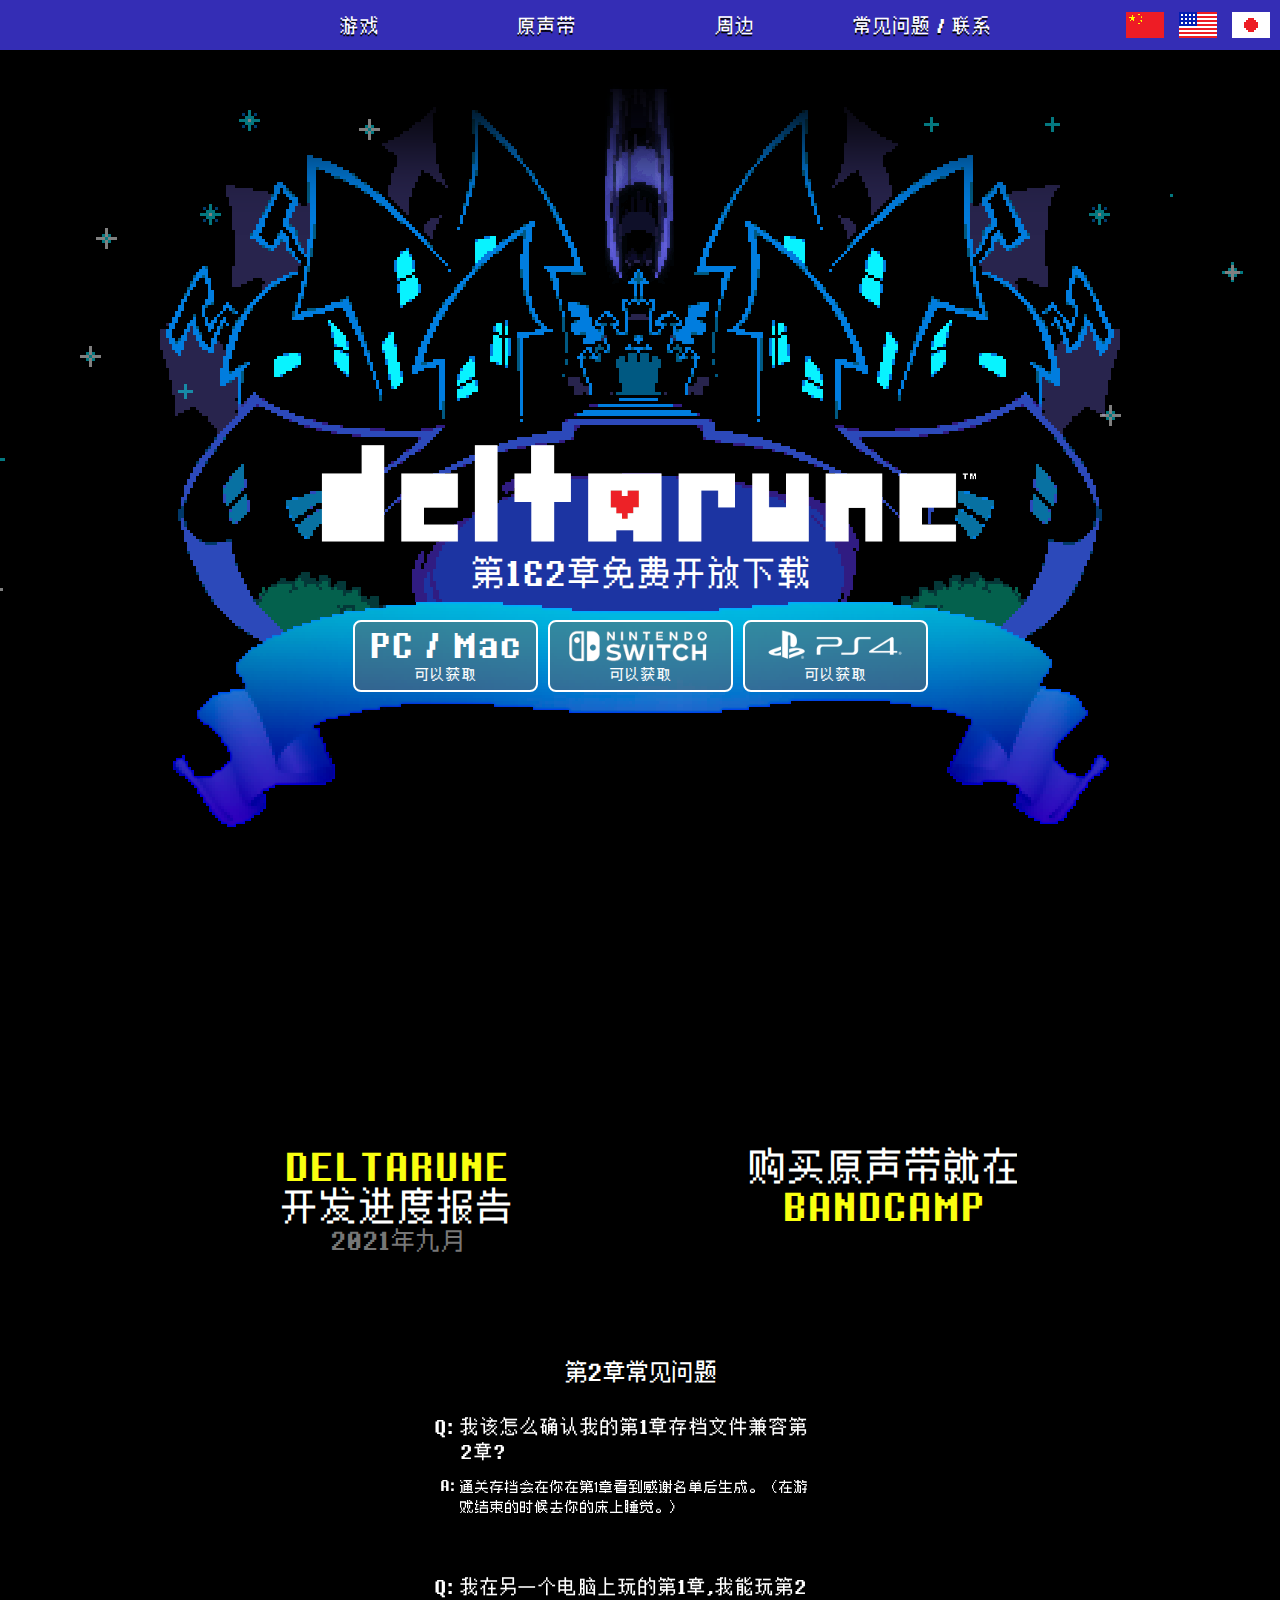
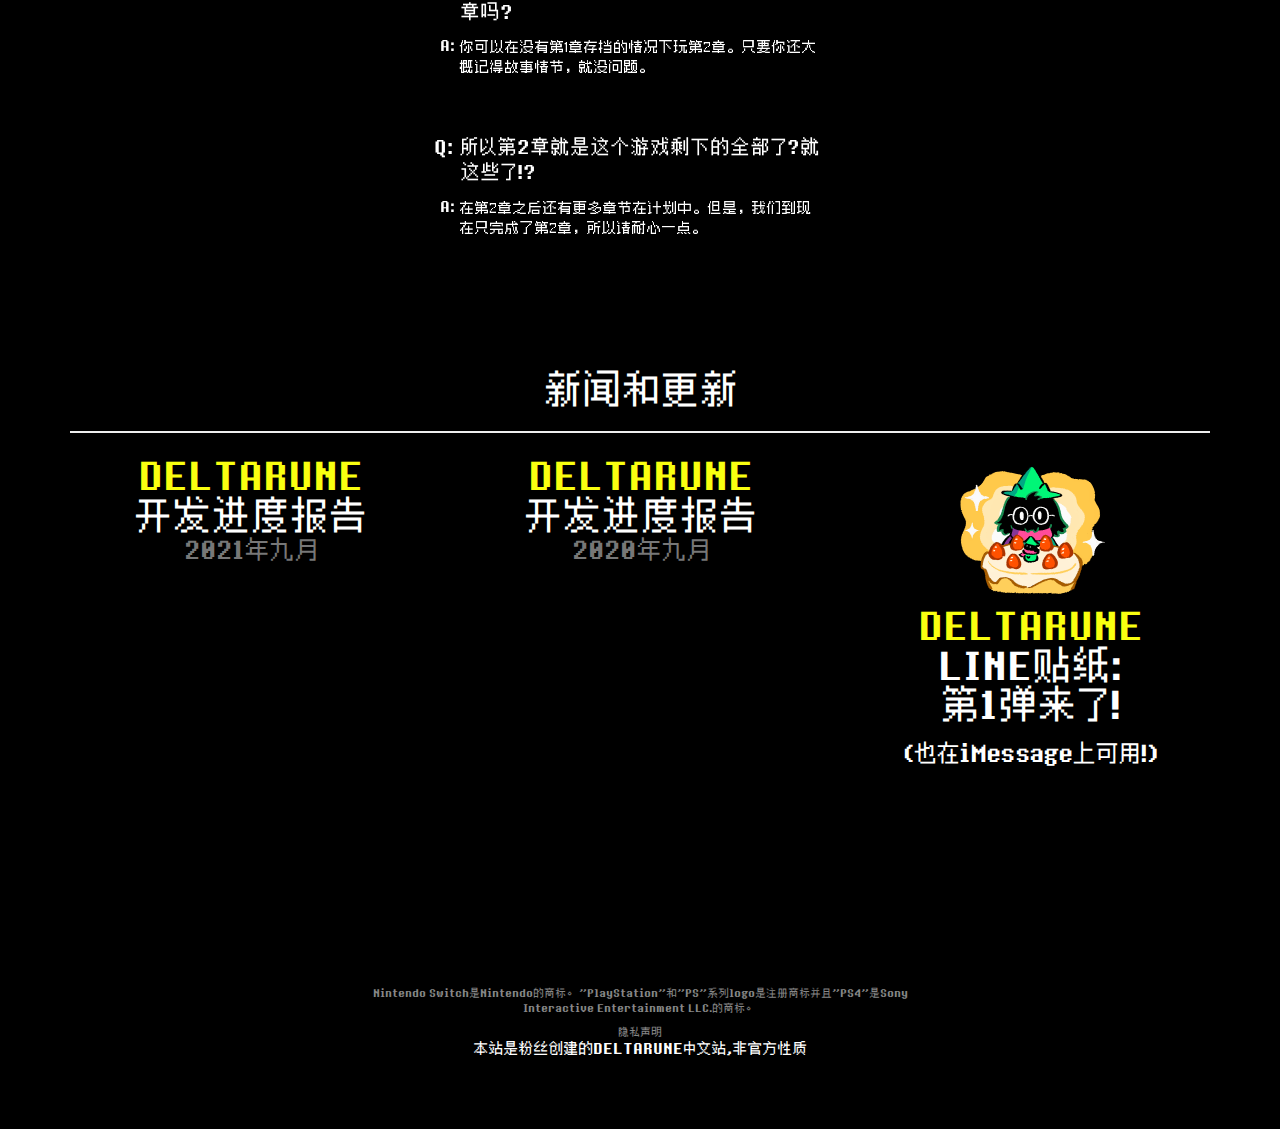
<file: index .html>
<html lang="en">

<head>
    <meta content="text/html; charset=UTF-8" http-equiv="Content-Type">
    <meta charset="utf-8">
    <meta content="width=device-width, initial-scale=1, shrink-to-fit=no, viewport-fit=cover" name="viewport">
    <meta content="DELTARUNE" name="description">
    <meta content="Toby Fox" name="author">
    <link href="assets/images/favicon.png" rel="icon" type="image/png">
    <meta content="#000000" name="theme-color">
    <title>DELTARUNE中文站</title>
    <link href="assets/css/bootstrap.css" rel="stylesheet" type="text/css">
    <link href="assets/css/main.css" rel="stylesheet" type="text/css">
    <script>  //  // dear armchair cryptographers, i know this isn't secure, but it's fast and all i care about is hotlink protection so people don't immediately eat the bandwidth bill in like an hour or something.  //  var getsig = function(timestamp) {      if (!timestamp) {          timestamp = Math.round((new Date()).getTime() / 1000);      }      var finalsig = timestamp      var sig = timestamp      sig = (sig >>> 16) + (sig << 16)      sig = ((sig & 1431655765) << 1) + ((sig & 2863311530) >>> 2);      sig = sig ^ 3155784756 ^ 2033147713 ^ 980553977 ^ 662563130;      finalsig += sig      sig = ((sig & 1431655765) << 1) + ((sig & 2863311530) >>> 2);      sig = (sig >>> 16) + (sig << 16)      sig = sig ^ 2372675004 ^ 882619088 ^ 1129180875 ^ 2762088877      finalsig -= sig      sig = (sig >>> 16) + (sig << 16)      sig = ((sig & 1431655765) << 1) + ((sig & 2863311530) >>> 2);      sig = sig ^ 2700241945 ^ 1895703359 ^ 2047586388 ^ 1458655222      finalsig += sig      finalsig = Math.abs(finalsig)      return [timestamp, finalsig]  }  var timeout = null;  var is_mobile = false;    // device detection  // must be at end of document else you need an "onready"  if (/(android|bb\d+|meego).+mobile|avantgo|bada\/|blackberry|blazer|compal|elaine|fennec|hiptop|iemobile|ip(hone|od)|ipad|iris|kindle|Android|Silk|lge |maemo|midp|mmp|netfront|opera m(ob|in)i|palm( os)?|phone|p(ixi|re)\/|plucker|pocket|psp|series(4|6)0|symbian|treo|up\.(browser|link)|vodafone|wap|windows (ce|phone)|xda|xiino/i.test(navigator.userAgent) ||      /1207|6310|6590|3gso|4thp|50[1-6]i|770s|802s|a wa|abac|ac(er|oo|s\-)|ai(ko|rn)|al(av|ca|co)|amoi|an(ex|ny|yw)|aptu|ar(ch|go)|as(te|us)|attw|au(di|\-m|r |s )|avan|be(ck|ll|nq)|bi(lb|rd)|bl(ac|az)|br(e|v)w|bumb|bw\-(n|u)|c55\/|capi|ccwa|cdm\-|cell|chtm|cldc|cmd\-|co(mp|nd)|craw|da(it|ll|ng)|dbte|dc\-s|devi|dica|dmob|do(c|p)o|ds(12|\-d)|el(49|ai)|em(l2|ul)|er(ic|k0)|esl8|ez([4-7]0|os|wa|ze)|fetc|fly(\-|_)|g1 u|g560|gene|gf\-5|g\-mo|go(\.w|od)|gr(ad|un)|haie|hcit|hd\-(m|p|t)|hei\-|hi(pt|ta)|hp( i|ip)|hs\-c|ht(c(\-| |_|a|g|p|s|t)|tp)|hu(aw|tc)|i\-(20|go|ma)|i230|iac( |\-|\/)|ibro|idea|ig01|ikom|im1k|inno|ipaq|iris|ja(t|v)a|jbro|jemu|jigs|kddi|keji|kgt( |\/)|klon|kpt |kwc\-|kyo(c|k)|le(no|xi)|lg( g|\/(k|l|u)|50|54|\-[a-w])|libw|lynx|m1\-w|m3ga|m50\/|ma(te|ui|xo)|mc(01|21|ca)|m\-cr|me(rc|ri)|mi(o8|oa|ts)|mmef|mo(01|02|bi|de|do|t(\-| |o|v)|zz)|mt(50|p1|v )|mwbp|mywa|n10[0-2]|n20[2-3]|n30(0|2)|n50(0|2|5)|n7(0(0|1)|10)|ne((c|m)\-|on|tf|wf|wg|wt)|nok(6|i)|nzph|o2im|op(ti|wv)|oran|owg1|p800|pan(a|d|t)|pdxg|pg(13|\-([1-8]|c))|phil|pire|pl(ay|uc)|pn\-2|po(ck|rt|se)|prox|psio|pt\-g|qa\-a|qc(07|12|21|32|60|\-[2-7]|i\-)|qtek|r380|r600|raks|rim9|ro(ve|zo)|s55\/|sa(ge|ma|mm|ms|ny|va)|sc(01|h\-|oo|p\-)|sdk\/|se(c(\-|0|1)|47|mc|nd|ri)|sgh\-|shar|sie(\-|m)|sk\-0|sl(45|id)|sm(al|ar|b3|it|t5)|so(ft|ny)|sp(01|h\-|v\-|v )|sy(01|mb)|t2(18|50)|t6(00|10|18)|ta(gt|lk)|tcl\-|tdg\-|tel(i|m)|tim\-|t\-mo|to(pl|sh)|ts(70|m\-|m3|m5)|tx\-9|up(\.b|g1|si)|utst|v400|v750|veri|vi(rg|te)|vk(40|5[0-3]|\-v)|vm40|voda|vulc|vx(52|53|60|61|70|80|81|83|85|98)|w3c(\-| )|webc|whit|wi(g |nc|nw)|wmlb|wonu|x700|yas\-|your|zeto|zte\-/i.test(navigator.userAgent.substr(0, 4))) {      is_mobile = true;  }    var update_download_link = function() {      var sig = getsig();      var downloads = document.querySelectorAll(".downloadlink")      for (var i = downloads.length - 1; i >= 0; i--) {          var download = downloads[i];          var orig_url = download.getAttribute('data-orig')          if (!orig_url) {              download.setAttribute('data-orig', download.href)              orig_url = download.href          }          // sorry mobile people, we don't want you wasting bandwidth by downloading something you can't use          if (is_mobile) {              download.href = "/mobile"          } else {              download.href = orig_url + "?timestamp=" + sig[0] + "&signature=" + sig[1]          }      };      timeout = setTimeout(update_download_link, 10000)  }    document.addEventListener("DOMContentLoaded", function(event) {      update_download_link();  });</script>
</head>

<body>
    <nav class="navbar"><button aria-expanded="false" class="navbar-toggle collapsed" data-target="#top_nav"
            data-toggle="collapse" type="button"><span class="menu-text">菜单</span><span class="sr-only">Toggle
                navigation</span><span class="icon-bar"></span><span class="icon-bar"></span><span
                class="icon-bar"></span></button>
        <ul class="flags">
            <li><a href="index.html"><img alt="CHS 简体中文" src="assets/images/flag-cn.png"></a></li>
            <li><a href="https://deltarune.com"><img alt="US English" src="assets/images/flag-us.png"></a></li>
            <li><a href="https://deltarune.jp"><img alt="JP 日本語" src="assets/images/flag-jp.png"></a></li>
        </ul>
        <div class="container">
            <div class="collapse navbar-collapse" id="top_nav">
                <ul class="nav nav-justified">
                    <li><a href="index.html">游戏</a></li>
                    <li><a href="https://tobyfox.bandcamp.com">原声带</a></li>
                    <li><a href="https://www.fangamer.com/collections/deltarune">周边</a></li>
                    <li><a href="/help.html">常见问题 / 联系</a></li>
                </ul>
            </div>
        </div>
    </nav>
    <div class="wrapper">
        <div id="main_container" style="position: relative; margin-top: -20px">
            <div id="background"></div>
            <div id="stars"></div>
            <div class="main container" id="home_logo">
                <div class="row">
                    <div class="col-md-offset-2 col-md-8" id="logo">
                        <h1><a href="index.html"><img alt="DELTARUNE" class="img-responsive"
                                    src="assets/images/logo.png"></a></h1>
                        <h1 id="subtitle">第1&2章免费开放下载</h1>
                    </div>
                </div>
            </div>
            <div class="main container" id="download">
                <div id="ribbon"></div>
                <div class="row">
                    <div class="col-md-offset-3 col-md-2 col-sm-offset-2 col-sm-3"><a class="download-button pc-button"
                            data-target="#pc_modal" data-toggle="modal" href="#">
                            <div class="button-contents"><span>PC / Mac</span><small>可以获取</small></div>
                        </a></div>
                    <div class="col-md-2 col-sm-3"><a class="download-button pc-button"
                        data-target="#switch_modal" data-toggle="modal" href="#">
                            <div class="button-contents"><img alt="Nintendo Switch"
                                    src="assets/images/platform-switch.png"><small>可以获取</small></div>
                        </a></div>
                    <div class="col-md-2 col-sm-3"><a class="download-button pc-button"
                        data-target="#ps4_modal" data-toggle="modal" href="#">
                            <div class="button-contents"><img alt="PlayStation 4"
                                    src="assets/images/platform-ps4.png"><small>可以获取</small></div>
                        </a></div>
                </div>
            </div>
            <div class="main container" id="trailer">
                <div class="row">
                    <div class="col-lg-offset-3 col-lg-6 col-md-offset-3 col-md-6 col-sm-offset-1 col-sm-10">
                        <div class="embed-responsive embed-responsive-16by9"><iframe
                                src="https://player.bilibili.com/player.html?aid=976777891&bvid=BV1S44y1a7xd&cid=446752307&page=1&high_quality=1&danmaku=1"
                                scrolling="no" border="0" frameborder="no" framespacing="0" allowfullscreen="true">
                            </iframe></div>
                    </div>
                </div>
            </div>
            <div class="main container big-margins" id="announcements">
                <div class="row">
                    <div class="announcement col-md-offset-1 col-md-5"><a href="update-092021.html">
                            <h2><span class="yellow">DELTARUNE</span><br>开发进度报告<br><small>2021年九月</small></h2>
                        </a></div>
                    <div class="announcement col-md-5"><a href="https://tobyfox.bandcamp.com/album/deltarune-chapter-2-ost">
                            <h2>购买原声带就在<br><span class="yellow">BANDCAMP</span></h2>
                        </a></div>
                </div>
            </div>
            <div class="main container big-margins" id="faq">
                <div class="row">
                    <div class="announce col-md-offset-4 col-md-4 col-sm-offset-3 col-sm-6" style="margin-bottom: 60px">
                        <h3 class="text-center">第2章常见问题</h3>
                        <div class="text-left">
                            <p class="question">我该怎么确认我的第1章存档文件兼容第2章？</p>
                            <p class="answer">通关存档会在你在第1章看到感谢名单后生成。（在游戏结束的时候去你的床上睡觉。）</p><br>
                            <p class="question">我在另一个电脑上玩的第1章，我能玩第2章吗？</p>
                            <p class="answer">你可以在没有第1章存档的情况下玩第2章。只要你还大概记得故事情节，就没问题。</p><br>
                            <p class="question">所以第2章就是这个游戏剩下的全部了？就这些了！？</p>
                            <p class="answer">在第2章之后还有更多章节在计划中。但是，我们到现在只完成了第2章，所以请耐心一点。</p>
                        </div>
                    </div>
                </div>
            </div>
            <div class="main container big-margins" id="news">
                <h2>新闻和更新</h2>
                <hr>
                <div class="row">
                    <div class="announcement col-md-4"><a href="update-092021.html">
                            <h2><span class="yellow">DELTARUNE</span><br>开发进度报告<br><small>2021年九月</small></h2>
                        </a></div>
                    <div class="announcement col-md-4"><a href="update-092020.html">
                            <h2><span class="yellow">DELTARUNE</span><br>开发进度报告<br><small>2020年九月</small></h2>
                        </a></div>
                    <div class="announcement col-md-4"><a href="https://line.me/S/sticker/13505512"><img loading="lazy"
                                src="assets/images/dr-stickers.png"
                                style="max-height: 150px; max-width: 150px; image-rendering: crisp-edges">
                            <h2><span class="yellow">DELTARUNE</span><br>LINE贴纸:<br>第1弹来了!</h2>
                        </a><a href="https://apps.apple.com/us/app/deltarune-stickers-vol-1/id1537859603">
                            <h3 style="margin-top: 15px">(也在iMessage上可用!)</h3>
                        </a></div>
                </div>
            </div>
        </div>
        <div aria-labelledby="pc_modal_label" class="modal" id="pc_modal" role="dialog" tabindex="-1">
            <div class="modal-dialog" role="document">
                <div class="modal-content">
                    <div class="modal-header"><button aria-label="Close" class="close" data-dismiss="modal"
                            type="button"><span aria-hidden="true">×</span></button>
                        <h3 class="modal-title" id="pc_modal_label">PC/Mac下载</h3>
                    </div>
                    <div class="modal-body">
                        <h1>请在下载程序前阅读下面的说明.</h1>
                        <h3>* 可能会有快速移动或闪动的图像.</h3>
                        <h3>* 这个是为通关了 <a href="https://www.undertale.com">UNDERTALE</a> 的人准备的.</h3>
                        <div id="download"><a class="yellow downloadlink"
                                href="https://store.steampowered.com/app/1671210">下载原版<br>(STEAM)</a><a
                                class="yellow downloadlink"
                                href="https://tobyfox.itch.io/deltarune">下载原版<br>(ITCH.IO)</a></div>
                    </div>
                </div>
            </div>
        </div>
        <div aria-labelledby="switch_modal_label" class="modal" id="switch_modal" role="dialog" tabindex="-1">
            <div class="modal-dialog" role="document">
                <div class="modal-content">
                    <div class="modal-header"><button aria-label="Close" class="close" data-dismiss="modal"
                            type="button"><span aria-hidden="true">×</span></button>
                        <h3 class="modal-title" id="pc_modal_label">Nintendo Switch下载</h3>
                    </div>
                    <div class="modal-body">
                        <h1>请在下载程序前阅读下面的说明.</h1>
                        <h3>* 可能会有快速移动或闪动的图像.</h3>
                        <h3>* 这个是为通关了 <a href="https://www.undertale.com">UNDERTALE</a> 的人准备的.</h3>
                        <div id="download"><a class="yellow downloadlink"
                                href="https://www.nintendo.com/games/detail/deltarune-chapter-1-and-2-switch/">下载原版<br>(Nintendo商城)</a>
                        </div>
                    </div>
                </div>
            </div>
        </div>
        <div aria-labelledby="ps4__modal_label" class="modal" id="ps4_modal" role="dialog" tabindex="-1">
            <div class="modal-dialog" role="document">
                <div class="modal-content">
                    <div class="modal-header"><button aria-label="Close" class="close" data-dismiss="modal"
                            type="button"><span aria-hidden="true">×</span></button>
                        <h3 class="modal-title" id="pc_modal_label">PlayStation下载</h3>
                    </div>
                    <div class="modal-body">
                        <h1>请在下载程序前阅读下面的说明.</h1>
                        <h3>* 可能会有快速移动或闪动的图像.</h3>
                        <h3>* 这个是为通关了 <a href="https://www.undertale.com">UNDERTALE</a> 的人准备的.</h3>
                        <div id="download"><a class="yellow downloadlink"
                                href="https://store.playstation.com/en-us/product/UP3893-CUSA15235_00-TFSHVCDRPS400084">下载原版<br>(PlayStation商城)</a>
                        </div>
                    </div>
                </div>
            </div>
        </div>
    </div>
    <footer>
        <div class="container">
            <div class="row">
                <div class="col-sm-offset-3 col-sm-6">
                    <div class="disclaimer">
                        <p>Nintendo Switch是Nintendo的商标。"PlayStation"和"PS"系列logo是注册商标并且"PS4"是Sony Interactive Entertainment LLC.的商标。</p>
                    </div>
                </div>
            </div>
            <div class="row">
                <div class="col-sm-offset-3 col-sm-6">
                    <div class="privacy"><a href="www.fangamer.com/pages/privacy.htm" target="_blank">隐私声明</a></div>
                    <div class="cn_inf">
                        <p>本站是粉丝创建的DELTARUNE中文站,非官方性质</p>
                    </div>
                </div>
            </div>
        </div>
    </footer>
    <script src="assets/javascripts/jquery.js"></script>
    <script src="assets/javascripts/bootstrap.js"></script>
    <script src="assets/javascripts/index.js"></script>
</body>

</html>
</file>
<file: assets/css/main.css>
html {
  position: relative;
}
a {
  text-decoration: none;
}
@font-face {
  font-family: '8bitOperatorPlus-Bold';
  src: url("/assets/fonts/8bitOperatorPlus-Bold.eot?#iefix") format("embedded-opentype"), url("/assets/fonts/8bitOperatorPlus-Bold.woff") format("woff"), url("/assets/fonts/8bitOperatorPlus-Bold.ttf") format("truetype"), url("/assets/fonts/8bitOperatorPlus-Bold.svg#8bitOperatorPlus-Bold") format("svg");
  font-weight: normal;
  font-style: normal;
}
@font-face {
  font-family: '8bitOperatorPlus-Bold-No-Resize';
  src: url("/assets/fonts/8bitOperatorPlus-Bold-No-Resize.eot?#iefix") format("embedded-opentype"), url("/assets/fonts/8bitOperatorPlus-Bold-No-Resize.woff") format("woff"), url("/assets/fonts/8bitOperatorPlus-Bold-No-Resize.ttf") format("truetype"), url("/assets/fonts/8bitOperatorPlus-Bold-No-Resize.svg#8bitOperatorPlus-Bold-No-Resize") format("svg");
  font-weight: normal;
  font-style: normal;
}
@font-face {
  font-family: '8bitOperatorPlus-Regular';
  src: url("/assets/fonts/8bitOperatorPlus-Regular.eot?#iefix") format("embedded-opentype"), url("/assets/fonts/8bitOperatorPlus-Regular.woff") format("woff"), url("/assets/fonts/8bitOperatorPlus-Regular.ttf") format("truetype"), url("/assets/fonts/8bitOperatorPlus-Regular.svg#8bitOperatorPlus-Bold") format("svg");
  font-weight: normal;
  font-style: normal;
}
body {
  background-color: black;
  margin-bottom: 60px;
  color: #ffffff;
  font-family: "8bitOperatorPlus-Bold", monospace;
}
@media screen and (max-width: 767px) {
  body {
      margin-bottom: 140px;
 }
}
h1, h2, h3, h4, h5, h6, strong {
  font-weight: normal;
  margin: 0;
}
h2 {
  font-size: 36px;
  margin-top: 5px;
}
h3 {
  font-size: 22px;
  letter-spacing: -0.7;
  margin-bottom: 10px;
}
h4 {
  font-size: 16px;
  letter-spacing: 3;
  margin-top: 20px;
  margin-bottom: 20px;
}
h6 {
  font-size: 12px;
  margin-bottom: 5px;
  letter-spacing: -0.5;
}
.red {
  color: #FF2020;
}
.yellow {
  color: #F9FF10;
}
.green {
  color: #00ff00;
}
.green:hover {
  color: #00dd00 !important;
}
img.small-img {
  height: 12px;
  width: 12px;
}
nav.navbar {
  background-color: #342db5;
  border-radius: 0;
  border: none;
  max-height: 50px;
}
@media screen and (max-width: 767px) {
  nav.navbar {
      max-height: 1000px;
 }
  nav.navbar .container {
      margin-top: 54px;
 }
}
nav > .flags {
  position: absolute;
  right: 0;
  top: 0;
  list-style: none;
  padding-left: 0;
  margin-bottom: 0;
}
nav > .flags li {
  display: inline-block;
  padding-right: 10px;
}
nav > .flags li a, nav > .flags li img {
  padding: 12px 0;
}
@media screen and (max-width: 767px) {
  nav > .flags li a, nav > .flags li img {
      padding: 14px 0;
 }
}
nav > .flags li a:hover, nav > .flags li img:hover {
  opacity: 0.9;
}
.nav > li > a, footer a {
  color: white;
  text-shadow: 0 2px #000000;
  font-size: 18px;
  padding: 15px 0;
}
.nav > li > a:hover, .footer a:hover, .nav > li > a:focus, .footer a:focus {
  color: #d5d3f4;
  text-decoration: none;
  background-color: inherit;
}
#top_nav .nav-justified {
  padding: 0;
}
@media screen and (min-width: 992px) {
  #top_nav .nav-justified {
      padding: 0 90px;
 }
}
@media screen and (min-width: 1200px) {
  #top_nav .nav-justified {
      padding: 0 180px;
 }
}
.navbar-toggle {
  float: left;
  margin: 4px 0 0 0;
  padding: 14px;
}
.navbar-toggle .menu-text {
  color: white;
  text-shadow: 0 2px #000000;
  float: left;
  padding-left: 40px;
  padding-top: 6px;
  font-size: 20px;
  line-height: 0.1;
}
.navbar-toggle .icon-bar {
  padding-top: 3px;
  background-color: white;
  box-shadow: 0 2px #000000;
}
.wrapper {
  margin-top: 20px;
  padding-bottom: 50px;
}
.main {
  text-align: center;
}
.main .row {
  margin-top: 15px;
}
.main .no-margin {
  margin: 0;
}
#logo {
  margin-top: 20px;
  margin-bottom: 0;
  padding: 0;
}
#logo img {
  margin: 0 auto;
}
@media screen and (max-width: 767px) {
  #logo img {
      padding-left: 30px;
      padding-right: 30px;
 }
}
@media screen and (min-width: 768px) {
  #logo img {
      padding-left: 48px;
      padding-right: 40px;
 }
}
@media screen and (min-width: 992px) {
  #logo img {
      padding-left: 0px;
      padding-right: 0px;
 }
}
@media screen and (min-width: 1200px) {
  #logo img {
      padding-left: 60px;
      padding-right: 54px;
 }
}
#subtitle {
  margin-top: 15px;
  text-transform: uppercase;
  padding: 0;
  font-size: 32px;
}
@media screen and (max-width: 991px) {
  #subtitle {
      padding: 0 15px;
 }
}
@media screen and (max-width: 767px) {
  #subtitle {
      font-size: 18px;
 }
}
#home_logo {
  padding-top: 180px;
}
@media screen and (min-width: 768px) {
  #home_logo {
      padding-top: 360px;
 }
}
#background {
  background: url("/assets/images/bg.gif");
  position: absolute;
  width: 100%;
  height: 100%;
  z-index: -2;
  display: block;
  top: 30px;
  background-repeat: no-repeat;
  background-position: center top;
  box-shadow: 0 60px 80px 0px black inset;
  text-align: center;
  overflow: hidden;
  animation: fadeIn 2s ease-out;
  -webkit-animation: fadeIn 2s ease-out;
  -moz-animation: fadeIn 2s ease-out;
}
@media screen and (max-width: 768px) {
  #background {
      background-size: 500px;
 }
}
#download {
  margin-top: 10px;
  margin-bottom: 50px;
}
#download #ribbon {
  position: absolute;
  z-index: -1;
  left: 0;
  right: 0;
  margin-top: -38px;
  height: 300px;
  background: url("/assets/images/ribbon.png");
  background-repeat: no-repeat;
  background-position: center;
}
@media screen and (max-width: 768px) {
  #download #ribbon {
      display: none;
 }
}
#download .row {
  margin-top: 18px;
}
@media screen and (min-width: 768px) {
  #download .row div:first-child {
      text-align: right;
 }
}
@media screen and (min-width: 768px) {
  #download .row div:last-child {
      text-align: left;
 }
}
#download .col-sm-3 {
  padding: 0 5px;
}
#download .download-button {
  display: inline-block;
  border-radius: 8px;
  border: 2px solid white;
  background-color: rgba(100, 100, 100, 0.5);
  min-height: 72px;
  max-width: 300px;
  color: white;
  transition: background-color 0.1s ease-out;
}
#download .download-button:hover, #download .download-button:active, #download .download-button:focus {
  text-decoration: none;
  background-color: rgba(255, 255, 255, 0.5);
}
#download .download-button.disabled {
  border: 2px solid #ccc;
  cursor: default;
}
#download .download-button.disabled:hover, #download .download-button.disabled:active, #download .download-button.disabled:focus {
  background-color: rgba(255, 255, 255, 0.25);
}
@media screen and (max-width: 991px) {
  #download .download-button {
      margin-bottom: 15px;
 }
}
@media screen and (max-width: 991px) and (min-width: 768px) {
  #download .download-button {
      margin-left: -30px !important;
      margin-right: 30px !important;
 }
}
#download .download-button .button-contents {
  padding: 8px 4px 4px;
  border-radius: 8px;
  min-height: 68px;
}
#download .download-button .button-contents img {
  width: 95%;
  display: block;
  margin: 0 auto;
}
#download .download-button .button-contents span {
  font-size: 32px;
  line-height: 1;
  text-align: center;
  display: block;
}
@media screen and (max-width: 1199px) {
  #download .download-button .button-contents span {
      font-size: 24px;
      padding-bottom: 2px;
      padding-top: 1px;
 }
}
@media screen and (max-width: 991px) {
  #download .download-button .button-contents span {
      padding-bottom: 6px;
 }
}
@media screen and (max-width: 768px) {
  #download .download-button .button-contents span {
      font-size: 42px;
 }
}
#download .download-button .button-contents small {
  font-size: 14px;
  text-align: center;
  text-transform: uppercase;
  letter-spacing: 1px;
  margin-top: 3px;
  display: block;
}
#download .pc-button {
  display: block;
  margin: 0 auto;
}
@media screen and (max-width: 991px) {
  #download .pc-button {
      margin-bottom: 15px;
 }
}
/* .pc-button:hover {
  @include button-gradient(#5e5e5e, #959595);
  .button-contents {
      @include button-gradient(#959595, #5e5e5e);
 }
}
.pc-button, .pc-button:active > .button-contents {
  @include button-gradient(#3e3e3e, #747474);
}
.pc-button > .button-contents {
  @include button-gradient(#747474, #3e3e3e);
  .button-icon {
      padding: 3px 5px;
 }
}
.switch-button:hover {
  @include button-gradient(#CC0718, #EC0718);
  .button-contents {
      @include button-gradient(#EC0718, #CC0718);
 }
}
.switch-button, .switch-button:active > .button-contents {
  @include button-gradient(#AC0718, #e60003);
}
.switch-button > .button-contents {
  @include button-gradient(#e60003, #AC0718);
  .button-icon {
      padding: 4px 10px;
 }
}
.playstation-button:hover {
  @include button-gradient(#01377b, #2a7dbc);
  .button-contents {
      @include button-gradient(#2a7dbc, #01377b);
 }
}
.playstation-button, .playstation-button:active > .button-contents {
  @include button-gradient(#0b4489, #055ec2);
}
.playstation-button > .button-contents {
  @include button-gradient(#055ec2, #0b4489);
  .button-icon {
      padding: 0 5px;
 }
}
*/
.modal .modal-content {
  background: #1d1963;
  border: 2px solid #342db5;
}
.modal .modal-content .modal-header {
  border: none;
}
.modal .modal-content .modal-title {
  text-shadow: 0 2px #000000;
}
.modal .modal-content .close {
  color: #9a96e5;
  opacity: 1;
  text-shadow: 0 2px #000000;
  font-size: 24px;
}
.modal .modal-content .close:hover, .modal .modal-content .close:active {
  color: #a1a1a1;
}
.modal .modal-content .modal-body {
  padding: 15px 50px;
}
@media screen and (max-width: 991px) {
  .modal .modal-content .modal-body {
      padding: 15px 30px;
 }
}
.modal .modal-content .modal-body h1 {
  text-align: center;
  margin-bottom: 40px;
}
@media screen and (max-width: 991px) {
  .modal .modal-content .modal-body h1 {
      font-size: 24px;
 }
}
.modal .modal-content .modal-body h3 {
  line-height: 1.4;
  margin-bottom: 20px;
}
@media screen and (max-width: 991px) {
  .modal .modal-content .modal-body h3 {
      font-size: 18px;
 }
}
.modal .modal-content .modal-body h3 a {
  color: white;
  text-decoration: underline;
}
.modal .modal-content .modal-body h3 a:hover, .modal .modal-content .modal-body h3 a:active {
  color: #dddddd;
}
.modal .modal-content #download {
  margin-top: 40px;
  text-align: center;
  position: relative;
}
.modal .modal-content #download a {
  width: 100%;
  display: block;
  margin-bottom: 30px;
  font-size: 24px;
}
.modal .modal-content #download a:hover, .modal .modal-content #download a:active {
  color: #d6dc00;
  text-decoration: none;
}
.modal .panel {
  border: 2px solid #878787;
  background: #4D4D4D;
}
.modal .panel .panel-heading {
  padding: 0;
  background: #878787;
  border: none;
  text-shadow: 0 2px #000000;
  text-transform: uppercase;
  color: #ffffff;
}
.modal .panel .panel-heading a {
  display: block;
  width: 100%;
  padding: 10px;
}
.modal .panel .panel-heading a:focus {
  color: #ffffff;
  text-decoration: none;
}
.modal .panel .panel-heading a:hover, .modal .panel .panel-heading a:active {
  color: #dddddd;
  text-decoration: none;
}
.modal .panel .panel-body {
  border: none;
}
#home h1 {
  line-height: 1.4;
  font-size: 46px;
  position: relative;
  margin-bottom: 30px;
}
@media screen and (max-width: 1199px) {
  #home h1 {
      font-size: 32px;
 }
}
@media screen and (max-width: 991px) {
  #home h1 {
      letter-spacing: 8px;
      font-size: 24px;
      margin-bottom: 20px;
 }
}
@media screen and (max-width: 767px) {
  #home h1 {
      margin-bottom: 20px !important;
 }
}
@media screen and (max-width: 568px) {
  #home h1 {
      letter-spacing: 7px;
 }
}
#home h2 {
  color: #bbb;
  font-size: 24px;
  margin-bottom: 30px;
  padding: 0 20px;
  text-align: left;
  line-height: 1.4;
}
#home h2 a {
  color: #eee;
}
#home h2 a:hover, #home h2 a:active, #home h2 a:focus {
  color: #ccc;
}
@media screen and (max-width: 991px) {
  #home h2 {
      font-size: 16px;
 }
}
@media screen and (max-width: 767px) {
  #home h2 {
      margin-bottom: 30px !important;
 }
}
#stars {
  position: absolute;
  width: 100%;
  height: 100%;
  top: 50px;
  text-align: center;
  overflow: hidden;
  animation: fadeIn 2s ease-out;
  -webkit-animation: fadeIn 2s ease-out;
  -moz-animation: fadeIn 2s ease-out;
  animation-delay: -0.5s;
  pointer-events: none;
}
#stars img {
  position: absolute;
  animation: pulse 6s steps(10, end) infinite;
  -webkit-animation: pulse 6s steps(10, end) infinite;
  -moz-animation: pulse 6s steps(10, end) infinite;
  opacity: 0.5;
}
@keyframes pulse {
  0% {
      opacity: 0.5;
 }
  50% {
      opacity: 1.0;
 }
  100% {
      opacity: 0.5;
 }
}
@-webkit-keyframes pulse {
  0% {
      opacity: 0.5;
 }
  50% {
      opacity: 1.0;
 }
  100% {
      opacity: 0.5;
 }
}
@-moz-keyframes pulse {
  0% {
      opacity: 0.5;
 }
  50% {
      opacity: 1.0;
 }
  100% {
      opacity: 0.5;
 }
}
@keyframes fadeIn {
  0% {
      opacity: 0;
 }
  100% {
      opacity: 1;
 }
}
@-webkit-keyframes fadeIn {
  0% {
      opacity: 0;
 }
  100% {
      opacity: 1;
 }
}
@-moz-keyframes fadeIn {
  0% {
      opacity: 0;
 }
  100% {
      opacity: 1;
 }
}
@keyframes shaky {
  0% {
      transform: translate(1px, 1px);
 }
  10% {
      transform: translate(-1px, -1px);
 }
  20% {
      transform: translate(-1px, 0px);
 }
  30% {
      transform: translate(0px, 1px);
 }
  40% {
      transform: translate(1px, -1px);
 }
  50% {
      transform: translate(-1px, 1px);
 }
  60% {
      transform: translate(0px, 1px);
 }
  70% {
      transform: translate(1px, 1px);
 }
  80% {
      transform: translate(-1px, -1px);
 }
  90% {
      transform: translate(1px, 1px);
 }
  100% {
      transform: translate(1px, -1px);
 }
}
.big-margins {
  margin-top: 60px;
  margin-bottom: 60px;
}
hr {
  border-width: 2px;
}
.announcement a {
  display: block;
  color: #ffffff;
}
.announcement a:hover, .announcement a:active, .announcement a:focus {
  text-decoration: none;
  color: #eeeeee;
}
.announcement small {
  line-height: 1.2;
}
@media screen and (max-width: 767px) {
  .announcement h2 {
      font-size: 28px;
 }
}
#countdown {
  margin: 150px 0;
  font-size: 72px;
  animation: fadeIn 0.5s ease-in-out;
}
#countdown.shaky {
  animation: shaky 0.8s steps(1, end) infinite;
}
#countdown.shakier {
  font-size: 80px;
  animation: shaky 0.4s steps(1, end) infinite;
}
#countdown.shakiest {
  font-size: 90px;
  animation: shaky 0.2s steps(1, end) infinite;
}
@media (prefers-reduced-motion) {
  #countdown {
      animation: none !important;
 }
}
#update #header {
  margin-bottom: 5rem;
}
#update #header h2 {
  margin-bottom: 10px;
}
#update #body {
  text-align: left;
  margin-bottom: 10rem;
}
#update #body h3 {
  text-align: center;
  margin-top: 50px;
  margin-bottom: 30px;
  font-size: 28px;
}
#update #body p {
  font-family: "8bitOperatorPlus-Regular", monospace;
  -moz-osx-font-smoothing: grayscale;
  filter: contrast(1);
  -webkit-font-smoothing: antialiased;
  font-size: 18px;
}
#update #body ul {
  margin-bottom: 20px;
  padding-left: 30px;
}
#update #body ul li {
  font-family: "8bitOperatorPlus-Regular", monospace;
  -moz-osx-font-smoothing: grayscale;
  filter: contrast(1);
  -webkit-font-smoothing: antialiased;
  font-size: 18px;
  list-style-type: '- ';
}
#update #body .dev-block {
  padding-left: 30px;
}
#update #body .dev-block h4, #update #body .dev-block h5 {
  font-size: 18px;
}
#update #body .dev-block h5 {
  margin-top: 20px;
  margin-bottom: 10px;
}
#update #body .dev-block p {
  padding-left: 30px;
}
#faq, #troubleshooting, #contact {
  text-align: left;
}
@media screen and (max-width: 991px) {
  #faq, #troubleshooting, #contact {
      padding: 0 40px;
 }
}
#faq h2, #troubleshooting h2, #contact h2 {
  text-align: center;
  margin-bottom: 50px;
  -ms-word-break: break-all;
  word-break: break-all;
  -webkit-hyphens: auto;
  -moz-hyphens: auto;
  -ms-hyphens: auto;
  hyphens: auto;
}
#faq h3, #troubleshooting h3, #contact h3 {
  margin-top: 30px;
}
#faq h3.faq-header, #troubleshooting h3.faq-header, #contact h3.faq-header {
  font-size: 32px;
  margin-top: 50px;
}
#faq .answer, #faq .resolve, #faq ol, #faq ul, #faq p, #troubleshooting .answer, #troubleshooting .resolve, #troubleshooting ol, #troubleshooting ul, #troubleshooting p, #contact .answer, #contact .resolve, #contact ol, #contact ul, #contact p {
  font-size: 14px;
  font-family: "8bitOperatorPlus-Regular", monospace;
  -moz-osx-font-smoothing: grayscale;
  filter: contrast(1);
  -webkit-font-smoothing: antialiased;
}
#faq .answer, #troubleshooting .answer, #contact .answer {
  text-indent: -20px;
}
#faq .question, #faq .issue, #troubleshooting .question, #troubleshooting .issue, #contact .question, #contact .issue {
  font-size: 18px;
  margin-top: 30px;
  margin-bottom: 10px;
  line-height: 1.4;
  font-family: "8bitOperatorPlus-Bold", monospace;
}
#faq .question, #troubleshooting .question, #contact .question {
  text-indent: -26px;
}
#faq .trouble, #troubleshooting .trouble, #contact .trouble {
  margin-top: 20px;
}
#faq .trouble p, #troubleshooting .trouble p, #contact .trouble p {
  margin-bottom: 5px;
}
#faq .trouble .issue:before, #troubleshooting .trouble .issue:before, #contact .trouble .issue:before {
  content: '问题: ';
  color: #ff0000;
}
#faq .trouble .resolve:before, #troubleshooting .trouble .resolve:before, #contact .trouble .resolve:before {
  content: '解决方案: ';
  color: #00ff00;
}
#faq .question:before, #troubleshooting .question:before, #contact .question:before {
  content: 'Q: ';
  font-family: "8bitOperatorPlus-Bold", monospace;
}
#faq .answer:before, #troubleshooting .answer:before, #contact .answer:before {
  content: 'A: ';
  font-family: "8bitOperatorPlus-Bold", monospace;
}
#credits {
  text-align: center;
  margin-bottom: 60px;
}
#credits .main-credit {
  margin-bottom: 60px;
}
#credits .main-credit h3:last-child {
  margin-top: 10px;
}
#credits .credit {
  margin-bottom: 40px;
}
#credits .credit h4 {
  color: #949494;
  letter-spacing: 0;
  font-size: 18px;
}
#credits .credit h5 {
  font-size: 18px;
  margin-bottom: 5px;
}
#reveal .announcement {
  margin: 50px 0;
}
#reveal .announcement.bigger {
  margin: 80px 0;
}
#reveal .announcement.bigger h2 {
  font-size: 48px;
}
footer {
  text-align: center;
  margin-top: 100px;
}
footer .disclaimer {
  font-size: 10px;
  color: #878787;
}
footer a {
  text-decoration: underline;
  color: white;
}
footer a:hover {
  color: #ccc;
}
footer .privacy a {
  color: #878787;
  font-size: 10px;
  text-decoration: none;
}
/*# sourceMappingURL=main.css.map */
</file>
